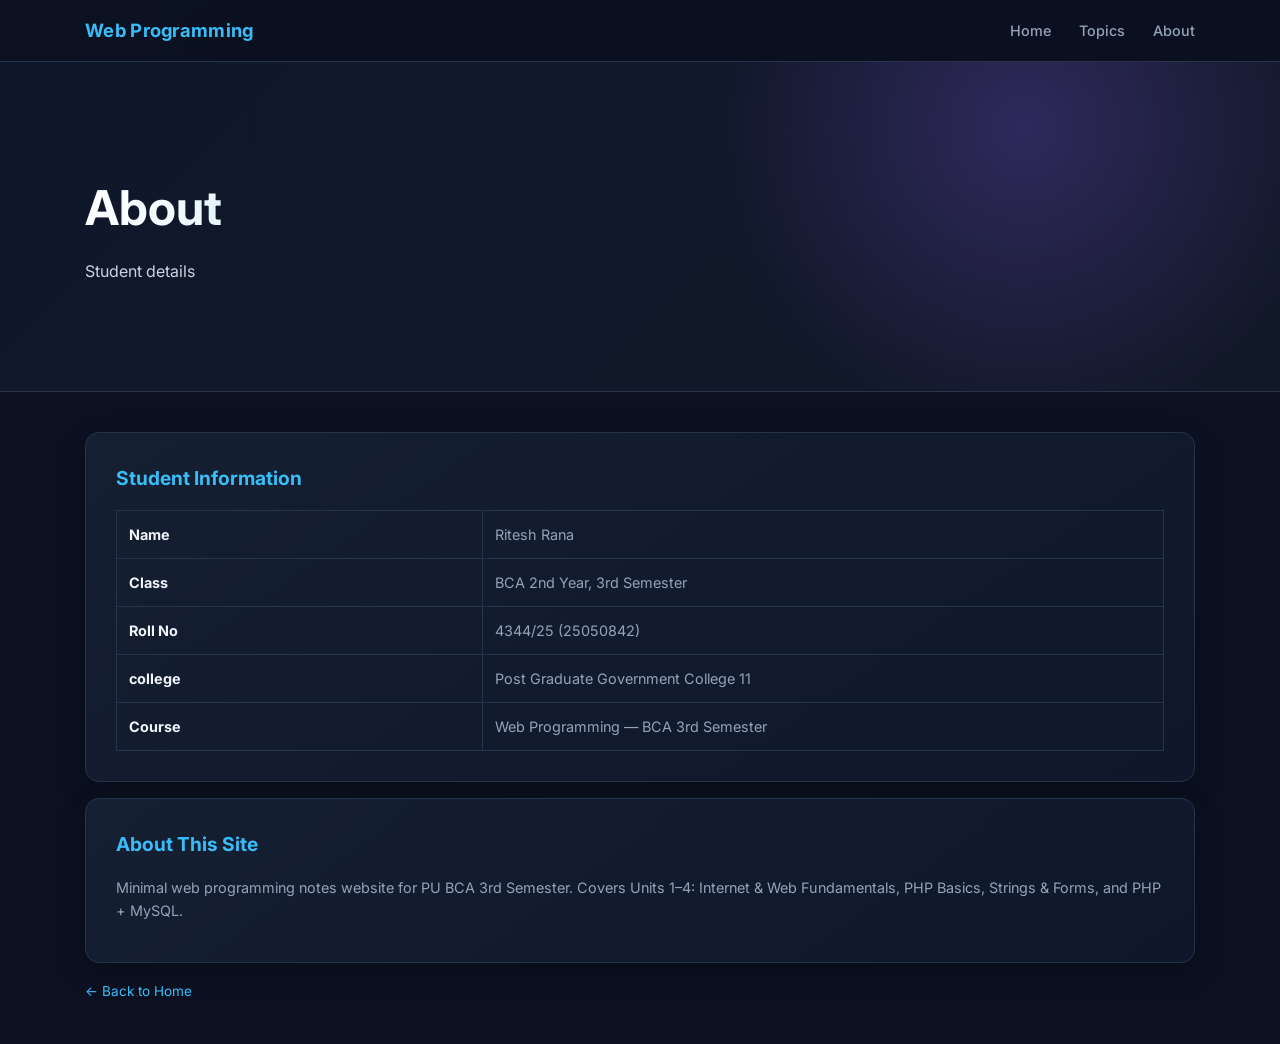
<file: about.html>
<!DOCTYPE html>
<html lang="en">
<head>
    <meta charset="UTF-8">
    <meta name="viewport" content="width=device-width, initial-scale=1.0">
    <title>About | Web Programming</title>
    <link rel="stylesheet" href="style.css">
    <link href="https://fonts.googleapis.com/css2?family=Inter:wght@400;500;600&family=Fira+Code:wght@400&display=swap" rel="stylesheet">
</head>
<body>

<nav class="navbar">
    <div class="nav-container">
        <a href="../index.html" class="nav-logo">Web Programming</a>
        <div class="nav-menu">
            <a href="index.html">Home</a>
            <a href="index.html#topics">Topics</a>
            <a href="about.html">About</a>
        </div>
    </div>
</nav>

<header class="hero" style="padding:40px 20px; text-align:left;">
    <div class="container">
        <h1>About</h1>
        <p style="color:#cbd5e1; margin-top:6px;">Student details</p>
    </div>
</header>

<section style="padding:40px 20px; background:var(--bg);">
    <div class="container">
        <div class="card">
            <h3>Student Information</h3>
            <table style="width:100%; border-collapse:collapse; font-size:0.9rem; color:var(--ink);">
                <tr><td style="padding:8px 0; border-bottom:1px solid var(--line); width:35%;"><b>Name</b></td><td style="padding:8px 0; border-bottom:1px solid var(--line);">Ritesh Rana</td></tr>
                <tr><td style="padding:8px 0; border-bottom:1px solid var(--line);"><b>Class</b></td><td style="padding:8px 0; border-bottom:1px solid var(--line);">BCA 2nd Year, 3rd Semester</td></tr>
                <tr><td style="padding:8px 0; border-bottom:1px solid var(--line);"><b>Roll No</b></td><td style="padding:8px 0; border-bottom:1px solid var(--line);">4344/25 (25050842)</td></tr>
                <tr><td style="padding:8px 0; border-bottom:1px solid var(--line);"><b>college</b></td><td style="padding:8px 0; border-bottom:1px solid var(--line);">Post Graduate Government College 11</td></tr>
                <tr><td style="padding:8px 0;"><b>Course</b></td><td style="padding:8px 0;">Web Programming &mdash; BCA 3rd Semester</td></tr>
            </table>
        </div>

        <div class="card" style="margin-top:16px;">
            <h3>About This Site</h3>
            <p style="color:var(--muted); font-size:0.9rem;">
                Minimal web programming notes website for PU BCA 3rd Semester. Covers Units 1&ndash;4: Internet & Web Fundamentals, PHP Basics, Strings & Forms, and PHP + MySQL.
            </p>
        </div>

        <a href="index.html" style="display:inline-block; margin-top:18px; font-size:0.85rem; color:var(--primary);">&#8592; Back to Home</a>
    </div>
</section>
</body>
</html>
</file>
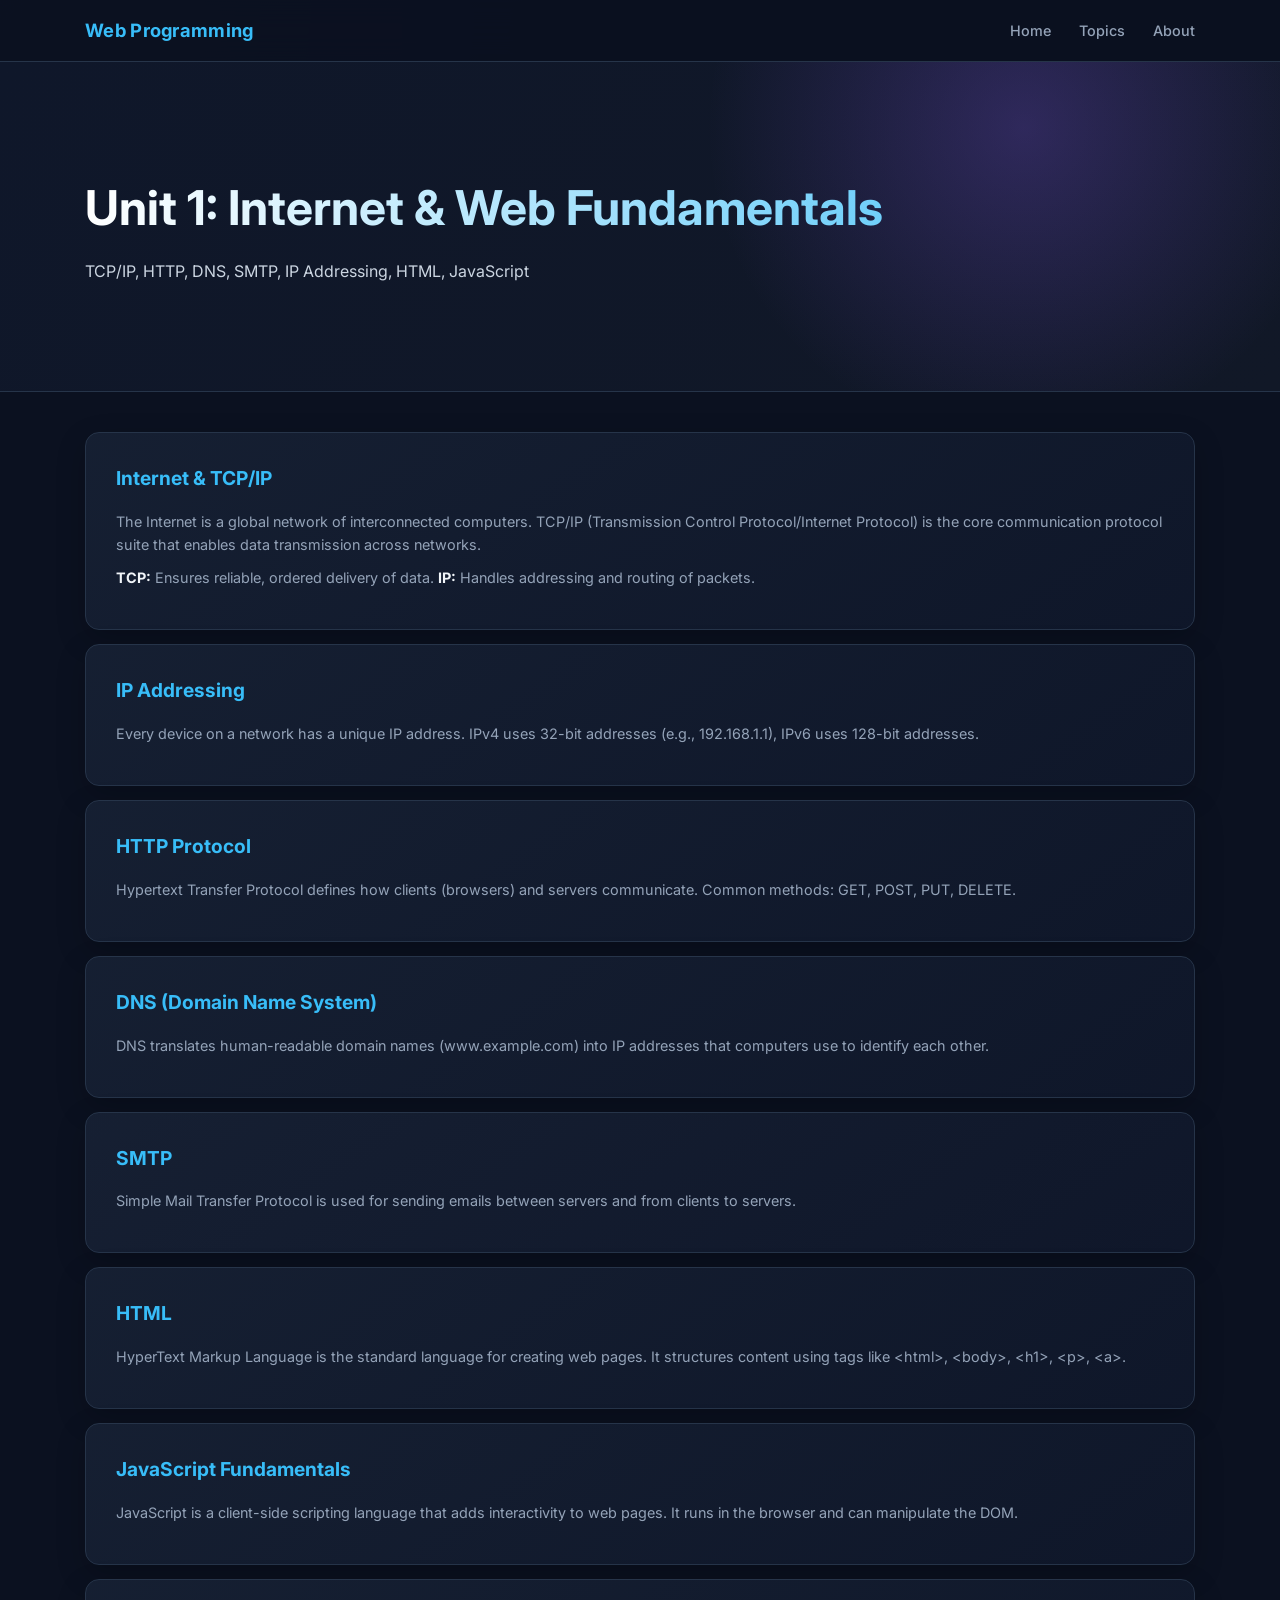
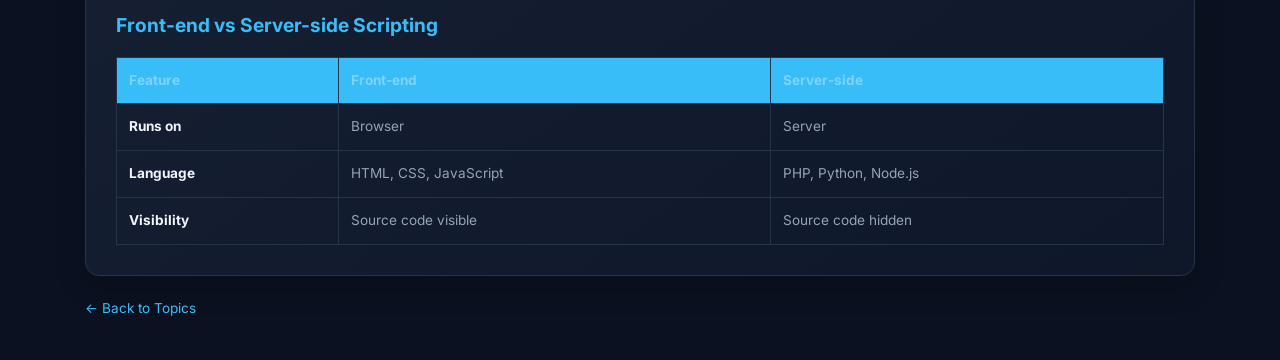
<file: unit1.html>
<!DOCTYPE html>
<html lang="en">
<head>
    <meta charset="UTF-8">
    <meta name="viewport" content="width=device-width, initial-scale=1.0">
    <title>Unit 1: Internet & Web | Web Programming</title>
    <link rel="stylesheet" href="style.css">
    <link href="https://fonts.googleapis.com/css2?family=Inter:wght@400;500;600&family=Fira+Code:wght@400&display=swap" rel="stylesheet">
</head>
<body>

<nav class="navbar">
    <div class="nav-container">
        <a href="../index.html" class="nav-logo">Web Programming</a>
        <div class="nav-menu">
            <a href="index.html">Home</a>
            <a href="index.html#topics">Topics</a>
            <a href="about.html">About</a>
        </div>
    </div>
</nav>

<header class="hero" style="padding:40px 20px; text-align:left;">
    <div class="container">
        <h1>Unit 1: Internet & Web Fundamentals</h1>
        <p style="color:#cbd5e1; margin-top:6px;">TCP/IP, HTTP, DNS, SMTP, IP Addressing, HTML, JavaScript</p>
    </div>
</header>

<section style="padding:40px 20px; background:var(--bg);">
    <div class="container">
        <div class="card">
            <h3>Internet & TCP/IP</h3>
            <p style="color:var(--muted); font-size:0.9rem;">
                The Internet is a global network of interconnected computers. TCP/IP (Transmission Control Protocol/Internet Protocol) is the core communication protocol suite that enables data transmission across networks.
            </p>
            <p style="color:var(--muted); font-size:0.9rem;"><strong>TCP:</strong> Ensures reliable, ordered delivery of data. <strong>IP:</strong> Handles addressing and routing of packets.</p>
        </div>

        <div class="card" style="margin-top:14px;">
            <h3>IP Addressing</h3>
            <p style="color:var(--muted); font-size:0.9rem;">
                Every device on a network has a unique IP address. IPv4 uses 32-bit addresses (e.g., 192.168.1.1), IPv6 uses 128-bit addresses.
            </p>
        </div>

        <div class="card" style="margin-top:14px;">
            <h3>HTTP Protocol</h3>
            <p style="color:var(--muted); font-size:0.9rem;">
                Hypertext Transfer Protocol defines how clients (browsers) and servers communicate. Common methods: GET, POST, PUT, DELETE.
            </p>
        </div>

        <div class="card" style="margin-top:14px;">
            <h3>DNS (Domain Name System)</h3>
            <p style="color:var(--muted); font-size:0.9rem;">
                DNS translates human-readable domain names (www.example.com) into IP addresses that computers use to identify each other.
            </p>
        </div>

        <div class="card" style="margin-top:14px;">
            <h3>SMTP</h3>
            <p style="color:var(--muted); font-size:0.9rem;">
                Simple Mail Transfer Protocol is used for sending emails between servers and from clients to servers.
            </p>
        </div>

        <div class="card" style="margin-top:14px;">
            <h3>HTML</h3>
            <p style="color:var(--muted); font-size:0.9rem;">
                HyperText Markup Language is the standard language for creating web pages. It structures content using tags like &lt;html&gt;, &lt;body&gt;, &lt;h1&gt;, &lt;p&gt;, &lt;a&gt;.
            </p>
        </div>

        <div class="card" style="margin-top:14px;">
            <h3>JavaScript Fundamentals</h3>
            <p style="color:var(--muted); font-size:0.9rem;">
                JavaScript is a client-side scripting language that adds interactivity to web pages. It runs in the browser and can manipulate the DOM.
            </p>
        </div>

        <div class="card" style="margin-top:14px;">
            <h3>Front-end vs Server-side Scripting</h3>
            <table style="width:100%; border-collapse:collapse; font-size:0.85rem; color:var(--muted);">
                <tr style="background:var(--primary); color:#fff;">
                    <th style="padding:8px; border:1px solid var(--line); text-align:left;">Feature</th>
                    <th style="padding:8px; border:1px solid var(--line); text-align:left;">Front-end</th>
                    <th style="padding:8px; border:1px solid var(--line); text-align:left;">Server-side</th>
                </tr>
                <tr><td style="padding:8px; border:1px solid var(--line);"><b>Runs on</b></td><td style="padding:8px; border:1px solid var(--line);">Browser</td><td style="padding:8px; border:1px solid var(--line);">Server</td></tr>
                <tr><td style="padding:8px; border:1px solid var(--line);"><b>Language</b></td><td style="padding:8px; border:1px solid var(--line);">HTML, CSS, JavaScript</td><td style="padding:8px; border:1px solid var(--line);">PHP, Python, Node.js</td></tr>
                <tr><td style="padding:8px; border:1px solid var(--line);"><b>Visibility</b></td><td style="padding:8px; border:1px solid var(--line);">Source code visible</td><td style="padding:8px; border:1px solid var(--line);">Source code hidden</td></tr>
            </table>
        </div>

        <a href="index.html" style="display:inline-block; margin-top:22px; font-size:0.85rem; color:var(--primary);">&#8592; Back to Topics</a>
    </div>
</section>
</body>
</html>
</file>
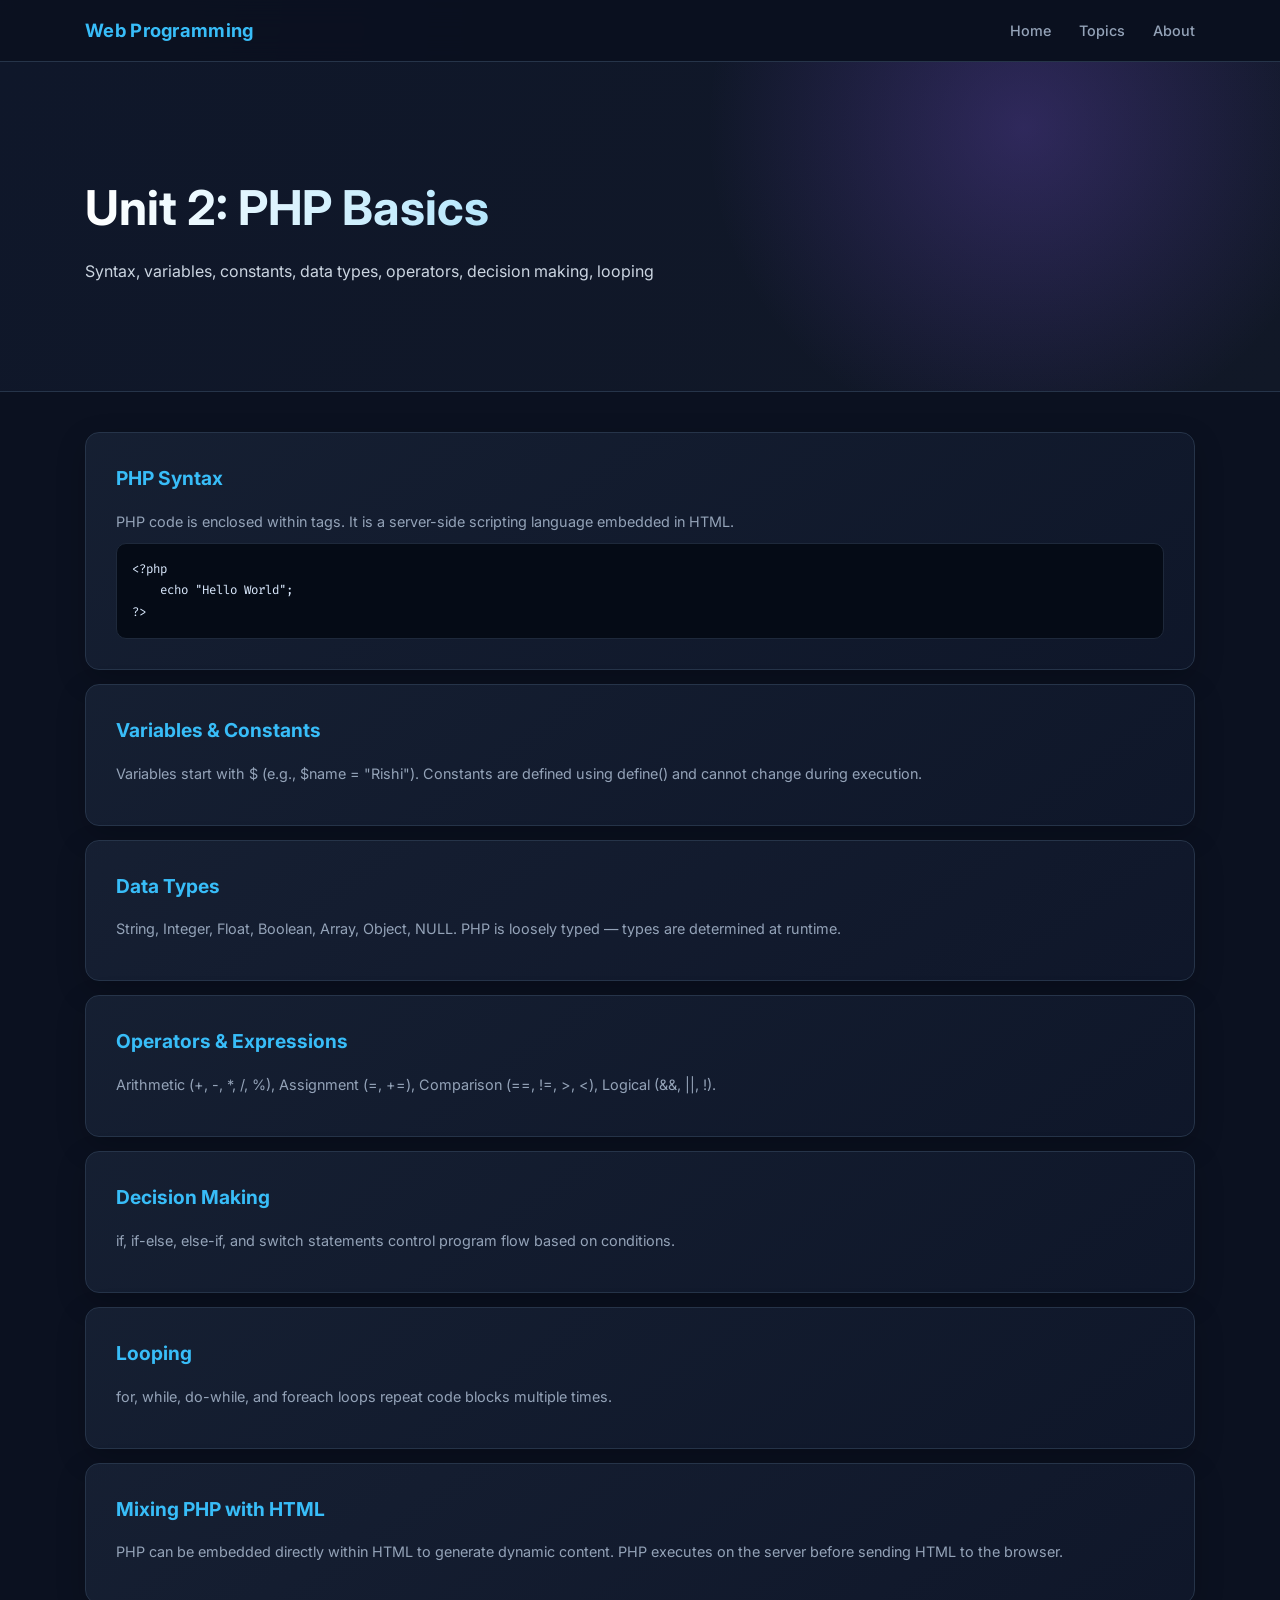
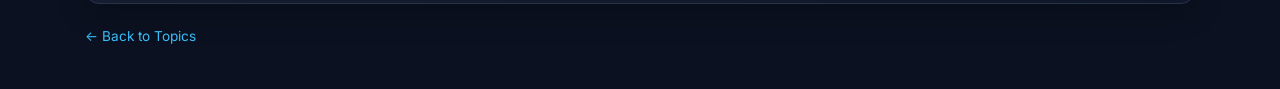
<file: unit2.html>
<!DOCTYPE html>
<html lang="en">
<head>
    <meta charset="UTF-8">
    <meta name="viewport" content="width=device-width, initial-scale=1.0">
    <title>Unit 2: PHP Basics | Web Programming</title>
    <link rel="stylesheet" href="style.css">
    <link href="https://fonts.googleapis.com/css2?family=Inter:wght@400;500;600&family=Fira+Code:wght@400&display=swap" rel="stylesheet">
</head>
<body>

<nav class="navbar">
    <div class="nav-container">
        <a href="../index.html" class="nav-logo">Web Programming</a>
        <div class="nav-menu">
            <a href="index.html">Home</a>
            <a href="index.html#topics">Topics</a>
            <a href="about.html">About</a>
        </div>
    </div>
</nav>

<header class="hero" style="padding:40px 20px; text-align:left;">
    <div class="container">
        <h1>Unit 2: PHP Basics</h1>
        <p style="color:#cbd5e1; margin-top:6px;">Syntax, variables, constants, data types, operators, decision making, looping</p>
    </div>
</header>

<section style="padding:40px 20px; background:var(--bg);">
    <div class="container">
        <div class="card">
            <h3>PHP Syntax</h3>
            <p style="color:var(--muted); font-size:0.9rem;">
                PHP code is enclosed within <?php ... ?> tags. It is a server-side scripting language embedded in HTML.
            </p>
            <div class="code-block">&lt;?php
    echo "Hello World";
?&gt;</div>
        </div>

        <div class="card" style="margin-top:14px;">
            <h3>Variables & Constants</h3>
            <p style="color:var(--muted); font-size:0.9rem;">
                Variables start with $ (e.g., $name = "Rishi"). Constants are defined using define() and cannot change during execution.
            </p>
        </div>

        <div class="card" style="margin-top:14px;">
            <h3>Data Types</h3>
            <p style="color:var(--muted); font-size:0.9rem;">
                String, Integer, Float, Boolean, Array, Object, NULL. PHP is loosely typed &mdash; types are determined at runtime.
            </p>
        </div>

        <div class="card" style="margin-top:14px;">
            <h3>Operators & Expressions</h3>
            <p style="color:var(--muted); font-size:0.9rem;">
                Arithmetic (+, -, *, /, %), Assignment (=, +=), Comparison (==, !=, >, <), Logical (&&, ||, !).
            </p>
        </div>

        <div class="card" style="margin-top:14px;">
            <h3>Decision Making</h3>
            <p style="color:var(--muted); font-size:0.9rem;">
                if, if-else, else-if, and switch statements control program flow based on conditions.
            </p>
        </div>

        <div class="card" style="margin-top:14px;">
            <h3>Looping</h3>
            <p style="color:var(--muted); font-size:0.9rem;">
                for, while, do-while, and foreach loops repeat code blocks multiple times.
            </p>
        </div>

        <div class="card" style="margin-top:14px;">
            <h3>Mixing PHP with HTML</h3>
            <p style="color:var(--muted); font-size:0.9rem;">
                PHP can be embedded directly within HTML to generate dynamic content. PHP executes on the server before sending HTML to the browser.
            </p>
        </div>

        <a href="index.html" style="display:inline-block; margin-top:22px; font-size:0.85rem; color:var(--primary);">&#8592; Back to Topics</a>
    </div>
</section>

</body>
</html>
</file>
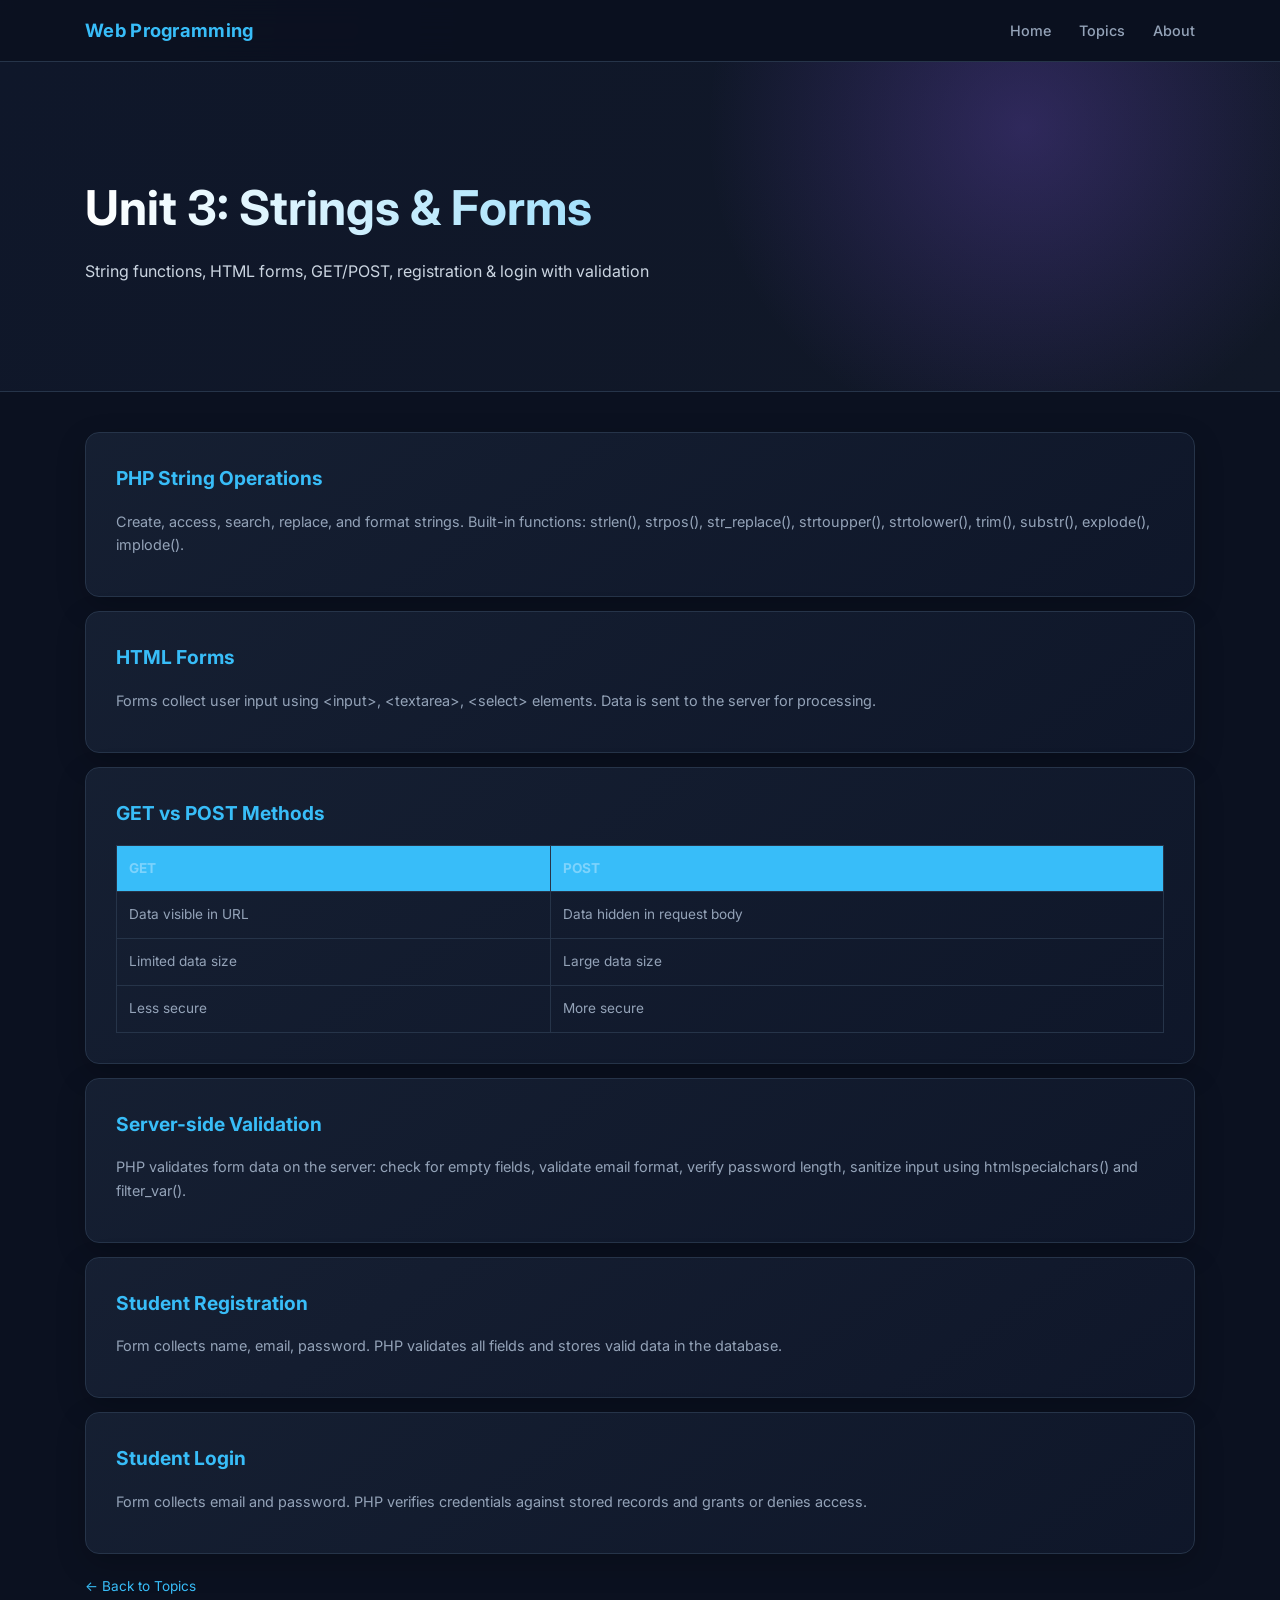
<file: unit3.html>
<!DOCTYPE html>
<html lang="en">
<head>
    <meta charset="UTF-8">
    <meta name="viewport" content="width=device-width, initial-scale=1.0">
    <title>Unit 3: Strings & Forms | Web Programming</title>
    <link rel="stylesheet" href="style.css">
    <link href="https://fonts.googleapis.com/css2?family=Inter:wght@400;500;600&family=Fira+Code:wght@400&display=swap" rel="stylesheet">
</head>
<body>

<nav class="navbar">
    <div class="nav-container">
        <a href="index.html" class="nav-logo">Web Programming</a>
        <div class="nav-menu">
            <a href="index.html">Home</a>
            <a href="index.html#topics">Topics</a>
            <a href="about.html">About</a>
        </div>
    </div>
</nav>

<header class="hero" style="padding:40px 20px; text-align:left;">
    <div class="container">
        <h1>Unit 3: Strings & Forms</h1>
        <p style="color:#cbd5e1; margin-top:6px;">String functions, HTML forms, GET/POST, registration & login with validation</p>
    </div>
</header>

<section style="padding:40px 20px; background:var(--bg);">
    <div class="container">
        <div class="card">
            <h3>PHP String Operations</h3>
            <p style="color:var(--muted); font-size:0.9rem;">
                Create, access, search, replace, and format strings. Built-in functions: strlen(), strpos(), str_replace(), strtoupper(), strtolower(), trim(), substr(), explode(), implode().
            </p>
        </div>

        <div class="card" style="margin-top:14px;">
            <h3>HTML Forms</h3>
            <p style="color:var(--muted); font-size:0.9rem;">
                Forms collect user input using &lt;input&gt;, &lt;textarea&gt;, &lt;select&gt; elements. Data is sent to the server for processing.
            </p>
        </div>

        <div class="card" style="margin-top:14px;">
            <h3>GET vs POST Methods</h3>
            <table style="width:100%; border-collapse:collapse; font-size:0.85rem; color:var(--muted);">
                <tr style="background:var(--primary); color:#fff;">
                    <th style="padding:8px; border:1px solid var(--line); text-align:left;">GET</th>
                    <th style="padding:8px; border:1px solid var(--line); text-align:left;">POST</th>
                </tr>
                <tr><td style="padding:8px; border:1px solid var(--line);">Data visible in URL</td><td style="padding:8px; border:1px solid var(--line);">Data hidden in request body</td></tr>
                <tr><td style="padding:8px; border:1px solid var(--line);">Limited data size</td><td style="padding:8px; border:1px solid var(--line);">Large data size</td></tr>
                <tr><td style="padding:8px; border:1px solid var(--line);">Less secure</td><td style="padding:8px; border:1px solid var(--line);">More secure</td></tr>
            </table>
        </div>

        <div class="card" style="margin-top:14px;">
            <h3>Server-side Validation</h3>
            <p style="color:var(--muted); font-size:0.9rem;">
                PHP validates form data on the server: check for empty fields, validate email format, verify password length, sanitize input using htmlspecialchars() and filter_var().
            </p>
        </div>

        <div class="card" style="margin-top:14px;">
            <h3>Student Registration</h3>
            <p style="color:var(--muted); font-size:0.9rem;">
                Form collects name, email, password. PHP validates all fields and stores valid data in the database.
            </p>
        </div>

        <div class="card" style="margin-top:14px;">
            <h3>Student Login</h3>
            <p style="color:var(--muted); font-size:0.9rem;">
                Form collects email and password. PHP verifies credentials against stored records and grants or denies access.
            </p>
        </div>

        <a href="index.html" style="display:inline-block; margin-top:22px; font-size:0.85rem; color:var(--primary);">&#8592; Back to Topics</a>
    </div>
</section>

</body>
</html>
</file>
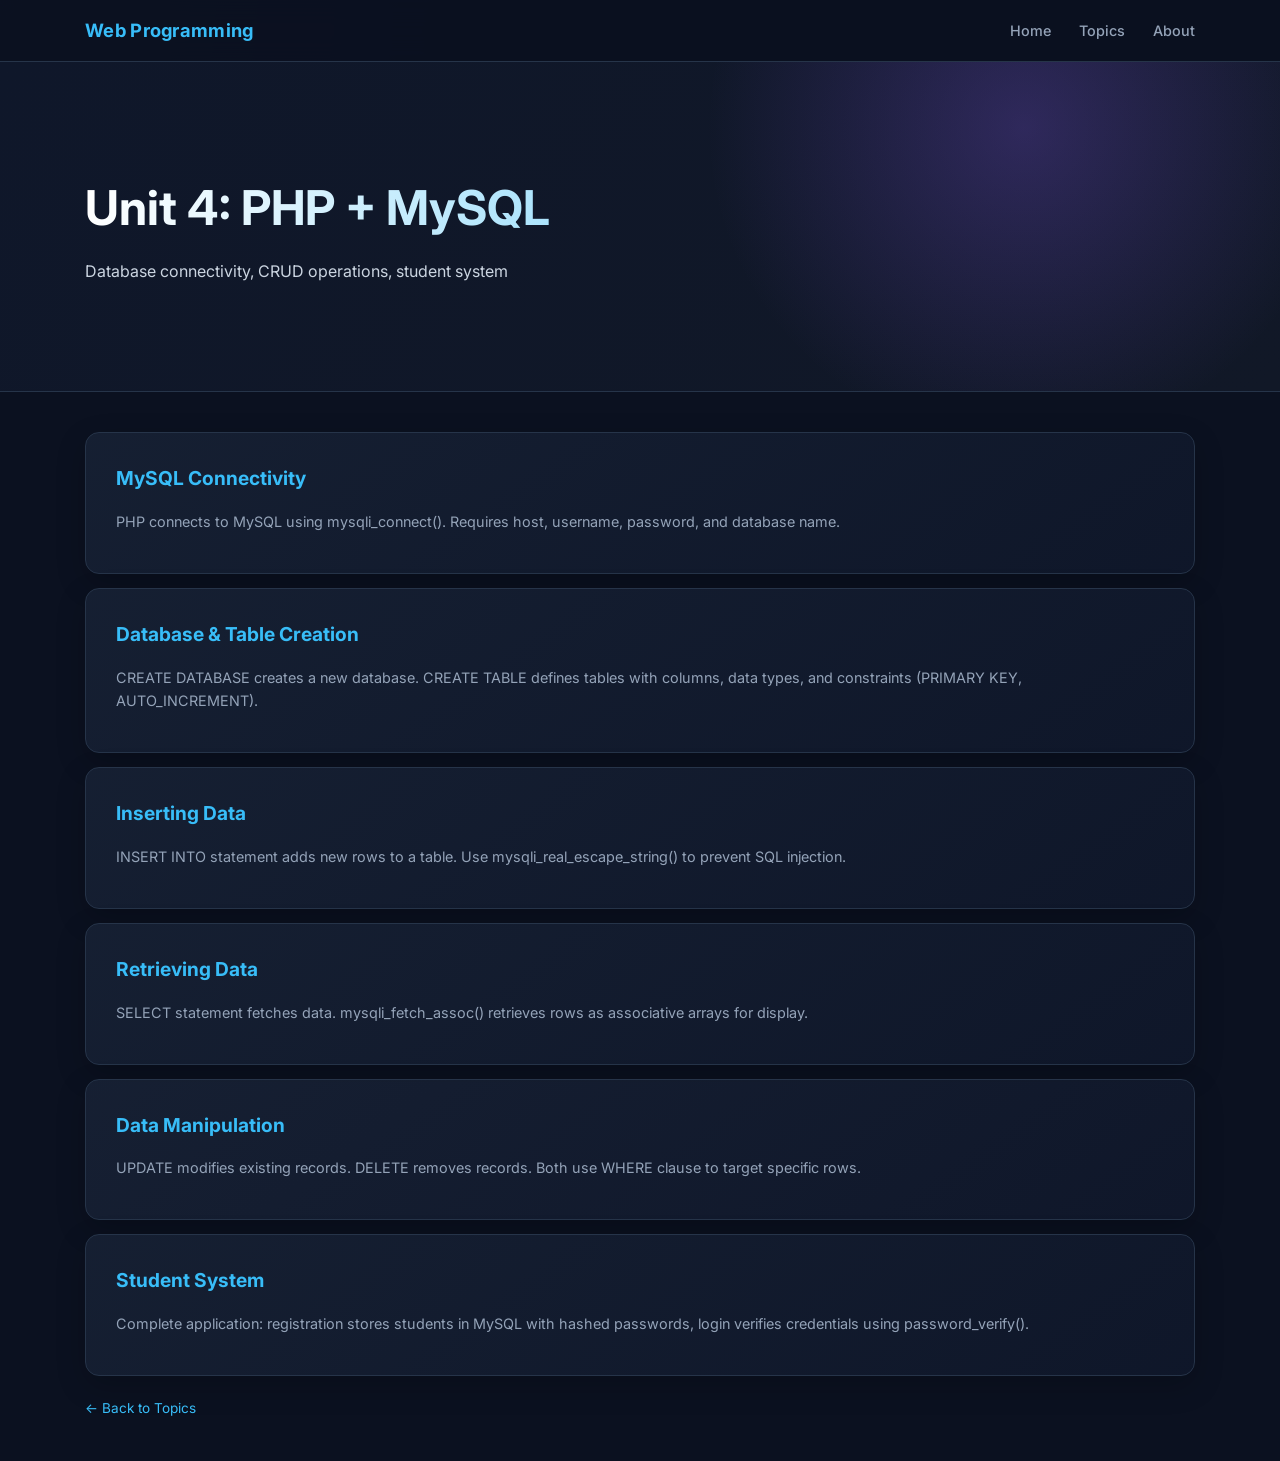
<file: unit4.html>
<!DOCTYPE html>
<html lang="en">
<head>
    <meta charset="UTF-8">
    <meta name="viewport" content="width=device-width, initial-scale=1.0">
    <title>Unit 4: PHP + MySQL | Web Programming</title>
    <link rel="stylesheet" href="style.css">
    <link href="https://fonts.googleapis.com/css2?family=Inter:wght@400;500;600&family=Fira+Code:wght@400&display=swap" rel="stylesheet">
</head>
<body>

<nav class="navbar">
    <div class="nav-container">
        <a href="index.html" class="nav-logo">Web Programming</a>
        <div class="nav-menu">
            <a href="index.html">Home</a>
            <a href="index.html#topics">Topics</a>
            <a href="about.html">About</a>
        </div>
    </div>
</nav>

<header class="hero" style="padding:40px 20px; text-align:left;">
    <div class="container">
        <h1>Unit 4: PHP + MySQL</h1>
        <p style="color:#cbd5e1; margin-top:6px;">Database connectivity, CRUD operations, student system</p>
    </div>
</header>

<section style="padding:40px 20px; background:var(--bg);">
    <div class="container">
        <div class="card">
            <h3>MySQL Connectivity</h3>
            <p style="color:var(--muted); font-size:0.9rem;">
                PHP connects to MySQL using mysqli_connect(). Requires host, username, password, and database name.
            </p>
        </div>

        <div class="card" style="margin-top:14px;">
            <h3>Database & Table Creation</h3>
            <p style="color:var(--muted); font-size:0.9rem;">
                CREATE DATABASE creates a new database. CREATE TABLE defines tables with columns, data types, and constraints (PRIMARY KEY, AUTO_INCREMENT).
            </p>
        </div>

        <div class="card" style="margin-top:14px;">
            <h3>Inserting Data</h3>
            <p style="color:var(--muted); font-size:0.9rem;">
                INSERT INTO statement adds new rows to a table. Use mysqli_real_escape_string() to prevent SQL injection.
            </p>
        </div>

        <div class="card" style="margin-top:14px;">
            <h3>Retrieving Data</h3>
            <p style="color:var(--muted); font-size:0.9rem;">
                SELECT statement fetches data. mysqli_fetch_assoc() retrieves rows as associative arrays for display.
            </p>
        </div>

        <div class="card" style="margin-top:14px;">
            <h3>Data Manipulation</h3>
            <p style="color:var(--muted); font-size:0.9rem;">
                UPDATE modifies existing records. DELETE removes records. Both use WHERE clause to target specific rows.
            </p>
        </div>

        <div class="card" style="margin-top:14px;">
            <h3>Student System</h3>
            <p style="color:var(--muted); font-size:0.9rem;">
                Complete application: registration stores students in MySQL with hashed passwords, login verifies credentials using password_verify().
            </p>
        </div>

        <a href="index.html" style="display:inline-block; margin-top:22px; font-size:0.85rem; color:var(--primary);">&#8592; Back to Topics</a>
    </div>
</section>

</body>
</html>
</file>
<file: style.css>
/* ==============================
   WEB PROGRAMMING NOTES
   DARK THEME
   ============================== */

@import url('https://fonts.googleapis.com/css2?family=Inter:wght@400;500;600;700&family=Fira+Code:wght@400;500&display=swap');

* {
    margin: 0;
    padding: 0;
    box-sizing: border-box;
}

:root {
    --bg: #0b1120;
    --bg-secondary: #111827;
    --card: #162033;
    --card-hover: #1c2940;

    --primary: #38bdf8;
    --primary-dark: #0284c7;
    --primary-light: #7dd3fc;

    --purple: #8b5cf6;

    --ink: #f1f5f9;
    --muted: #94a3b8;

    --line: #263449;

    --success: #22c55e;

    --radius: 14px;
}

html {
    scroll-behavior: smooth;
}

body {
    font-family: 'Inter', Arial, sans-serif;
    background:
        radial-gradient(
            circle at top left,
            rgba(56, 189, 248, 0.08),
            transparent 30%
        ),
        var(--bg);
    color: var(--ink);
    line-height: 1.6;
}

/* ==============================
   GLOBAL
   ============================== */

a {
    text-decoration: none;
}

ul {
    list-style: none;
}

.container {
    max-width: 1150px;
    margin: auto;
    padding: 0 20px;
}

h1,
h2,
h3,
h4 {
    color: var(--ink);
}

/* ==============================
   NAVBAR
   ============================== */

.navbar {
    position: sticky;
    top: 0;
    z-index: 1000;

    background: rgba(11, 17, 32, 0.92);
    backdrop-filter: blur(14px);

    border-bottom: 1px solid var(--line);
}

.nav-container {
    max-width: 1150px;
    margin: auto;
    padding: 16px 20px;

    display: flex;
    align-items: center;
    justify-content: space-between;
}

.nav-logo {
    color: var(--primary);
    font-size: 1.15rem;
    font-weight: 700;
    letter-spacing: 0.3px;
}

.nav-menu {
    display: flex;
    align-items: center;
    gap: 28px;
}

.nav-menu a {
    color: var(--muted);
    font-size: 0.9rem;
    font-weight: 500;

    transition: 0.25s;
}

.nav-menu a:hover {
    color: var(--primary);
}

/* ==============================
   HERO
   ============================== */

.hero {
    min-height: 330px;

    display: flex;
    align-items: center;

    padding: 80px 20px;

    background:
        radial-gradient(
            circle at 80% 20%,
            rgba(139, 92, 246, 0.25),
            transparent 30%
        ),
        linear-gradient(
            135deg,
            #0f172a,
            #111827
        );

    border-bottom: 1px solid var(--line);
}

.hero .container {
    width: 100%;
}

.hero h1 {
    font-size: 3rem;
    font-weight: 700;
    margin-bottom: 12px;

    background: linear-gradient(
        90deg,
        #ffffff,
        var(--primary)
    );

    background-clip: text;
    -webkit-background-clip: text;
    -webkit-text-fill-color: transparent;
}

.hero p {
    color: var(--muted);
    font-size: 1rem;
}

/* ==============================
   BUTTONS
   ============================== */

.btn {
    display: inline-flex;
    align-items: center;
    justify-content: center;

    padding: 11px 20px;

    border-radius: 8px;

    background: var(--primary);
    color: #07111f;

    border: 1px solid var(--primary);

    font-size: 0.9rem;
    font-weight: 600;

    transition: 0.25s;

    cursor: pointer;
}

.btn:hover {
    background: var(--primary-light);
    transform: translateY(-2px);
}

.btn-ghost {
    background: transparent;
    color: var(--primary);
}

.btn-ghost:hover {
    background: rgba(56, 189, 248, 0.1);
}

/* ==============================
   SYLLABUS
   ============================== */

.syllabus {
    padding: 80px 20px;
    background: var(--bg-secondary);
}

.syllabus h2,
.topics h2,
.programs h2 {
    font-size: 1.8rem;
    margin-bottom: 28px;
}

/* ==============================
   CARD
   ============================== */

.card {
    background: linear-gradient(
        145deg,
        rgba(22, 32, 51, 0.95),
        rgba(15, 23, 42, 0.95)
    );

    border: 1px solid var(--line);

    border-radius: var(--radius);

    padding: 30px;

    box-shadow:
        0 10px 30px rgba(0, 0, 0, 0.2);

    transition: 0.25s;
}

.card:hover {
    border-color: rgba(56, 189, 248, 0.5);
}

.card h3 {
    color: var(--primary);
    font-size: 1.2rem;
    margin-bottom: 16px;
}

.card h4 {
    margin-top: 22px;
    margin-bottom: 10px;

    color: var(--primary-light);
}

.card p {
    color: var(--muted);
    margin-bottom: 10px;
    font-size: 0.92rem;
}

.card strong {
    color: var(--ink);
}

.card ul {
    padding-left: 5px;
}

.card ul li {
    color: var(--muted);

    padding: 10px 0;
    padding-left: 22px;

    position: relative;

    border-bottom: 1px solid rgba(148, 163, 184, 0.08);
}

.card ul li::before {
    content: "▸";

    position: absolute;
    left: 0;

    color: var(--primary);
}

.actions {
    display: flex;
    flex-wrap: wrap;
    gap: 12px;

    margin-top: 25px;
}

/* ==============================
   TOPICS
   ============================== */

.topics {
    padding: 80px 20px;
    background: var(--bg);
}

.topic-grid {
    display: grid;

    grid-template-columns:
        repeat(auto-fit, minmax(230px, 1fr));

    gap: 20px;
}

.topic-card {
    background: var(--card);

    border: 1px solid var(--line);

    border-radius: var(--radius);

    padding: 25px;

    display: flex;
    flex-direction: column;

    gap: 12px;

    transition: 0.3s;
}

.topic-card:hover {
    transform: translateY(-7px);

    background: var(--card-hover);

    border-color: var(--primary);

    box-shadow:
        0 15px 35px rgba(0, 0, 0, 0.3);
}

.topic-icon {
    width: 50px;
    height: 50px;

    display: flex;
    align-items: center;
    justify-content: center;

    background: rgba(56, 189, 248, 0.1);

    border-radius: 12px;

    font-size: 1.5rem;
}

.topic-card h3 {
    color: var(--ink);
    font-size: 1rem;
}

.topic-card p {
    color: var(--muted);
    font-size: 0.85rem;
}

/* ==============================
   PROGRAMS
   ============================== */

/* ==============================
   CODE BLOCK
   ============================== */

.code-block {
    background: #050b16;

    border: 1px solid #1e293b;

    border-radius: 10px;

    padding: 15px;

    overflow-x: auto;

    color: #dbeafe;

    font-family: 'Fira Code', monospace;

    font-size: 0.78rem;

    line-height: 1.7;

    white-space: pre-wrap;
}

.output-block {
    background: #0f172a;

    border-left: 3px solid var(--success);

    border-radius: 6px;

    padding: 12px;

    color: #a7f3d0;

    font-family: 'Fira Code', monospace;

    font-size: 0.75rem;

    white-space: pre-wrap;
}

/* ==============================
   TABLES
   ============================== */

table {
    width: 100%;
    border-collapse: collapse;

    background: transparent;
}

th {
    background: rgba(56, 189, 248, 0.12) !important;

    color: var(--primary-light) !important;
}

td,
th {
    padding: 12px !important;

    border: 1px solid var(--line) !important;

    text-align: left;
}

td {
    color: var(--muted);
}

td b {
    color: var(--ink);
}

/* ==============================
   FOOTER
   ============================== */

footer {
    background: #050b16;

    border-top: 1px solid var(--line);

    padding: 35px 20px;

    text-align: center;
}

footer p {
    color: var(--muted);

    font-size: 0.85rem;
}

/* ==============================
   SCROLLBAR
   ============================== */

::-webkit-scrollbar {
    width: 8px;
}

::-webkit-scrollbar-track {
    background: #07111f;
}

::-webkit-scrollbar-thumb {
    background: #334155;
    border-radius: 10px;
}

::-webkit-scrollbar-thumb:hover {
    background: var(--primary-dark);
}

/* ==============================
   MOBILE
   ============================== */

@media (max-width: 700px) {

    .nav-container {
        flex-direction: column;
        align-items: flex-start;

        gap: 14px;
    }

    .nav-menu {
        flex-wrap: wrap;
        gap: 15px;
    }

    .hero {
        min-height: 260px;
        padding: 60px 20px;
    }

    .hero h1 {
        font-size: 2rem;
    }

    .syllabus,
    .topics {
        padding: 55px 15px !important;
    }

    .card {
        padding: 20px;
    }

    .topic-grid {
        grid-template-columns: 1fr;
    }

    .actions {
        flex-direction: column;
    }

    .btn {
        width: 100%;
    }

    table {
        font-size: 0.78rem;
    }

}
</file>
